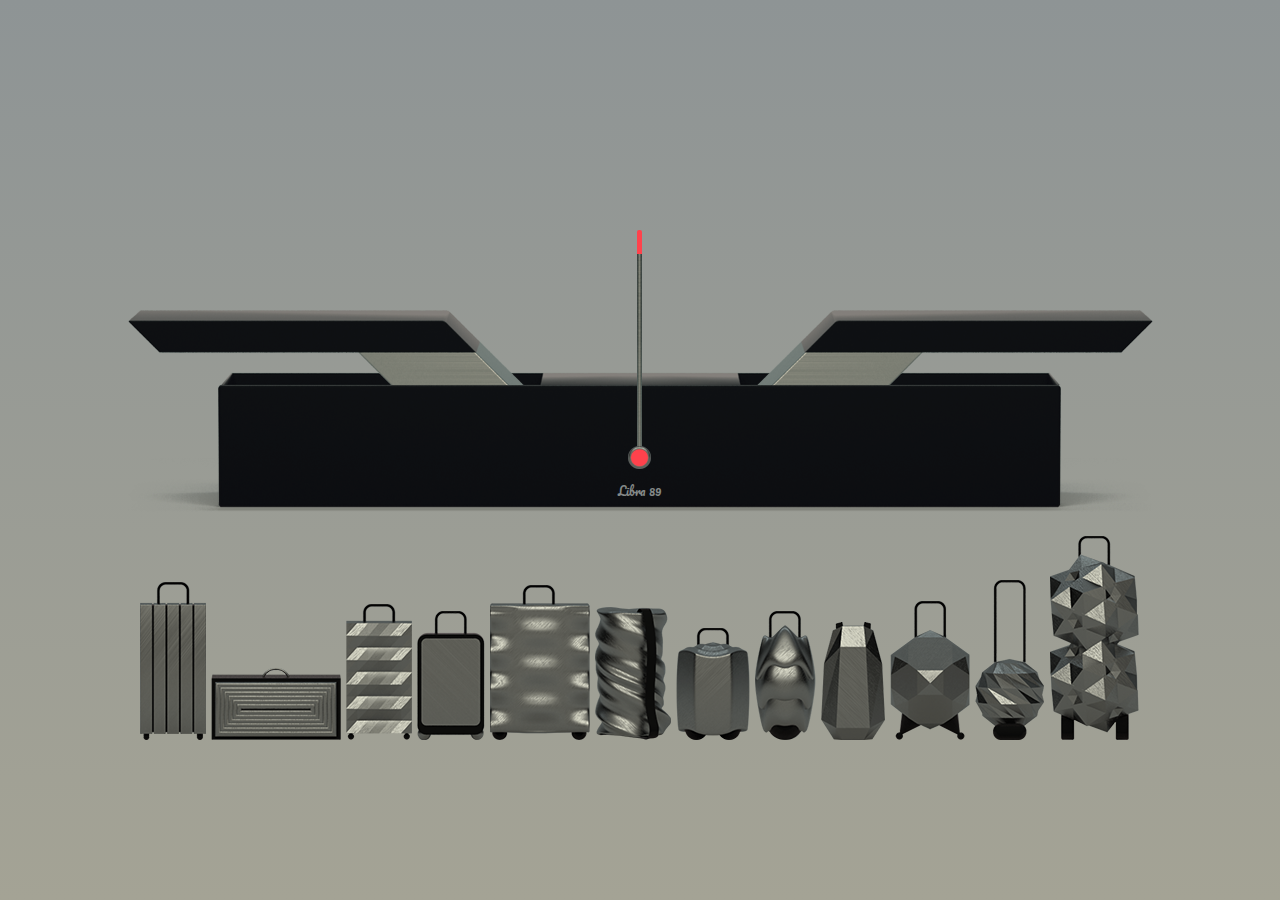
<file: libra/index.html>
<!doctype html><html><head><meta charset="utf-8"><meta name="description" content=""><meta name="viewport" content="width=device-width,initial-scale=1"><title>Libra</title><link rel="apple-touch-icon" href="apple-touch-icon.png"><link rel="stylesheet" href="styles/main.css"></head><body><!--[if IE]><p class="browserupgrade">You are using an <strong>outdated</strong> browser. Please <a href="http://browsehappy.com/">upgrade your browser</a> to improve your experience.</p><![endif]--><div class="app"><div class="libra-parts"><div class="libra-part-back"></div><div class="libra-part-platform libra-part-platform-left"><div class="libra-trigger lt-left"><div class="drag-system-trigger dst-left" hidden></div></div></div><div class="libra-part-platform libra-part-platform-right"><div class="libra-trigger lt-right"><div class="drag-system-trigger dst-right" hidden></div></div></div><div class="libra-part-front"></div><div class="libra-part-arrow"><div class="libra-part-arrow-lightmark"></div></div><div class="libra-part-axis"><div class="libra-part-axis-green"></div></div><div class="libra-logo">Libra 89</div></div><div class="bags"><div data-weight="" class="bag bag-01"></div><div data-weight="" class="bag bag-02"></div><div data-weight="" class="bag bag-03"></div><div data-weight="" class="bag bag-04"></div><div data-weight="" class="bag bag-05"></div><div data-weight="" class="bag bag-06"></div><div data-weight="" class="bag bag-07"></div><div data-weight="" class="bag bag-08"></div><div data-weight="" class="bag bag-09"></div><div data-weight="" class="bag bag-10"></div><div data-weight="" class="bag bag-11"></div><div data-weight="" class="bag bag-12"></div></div></div><script src="scripts/main.js"></script></body></html>
</file>
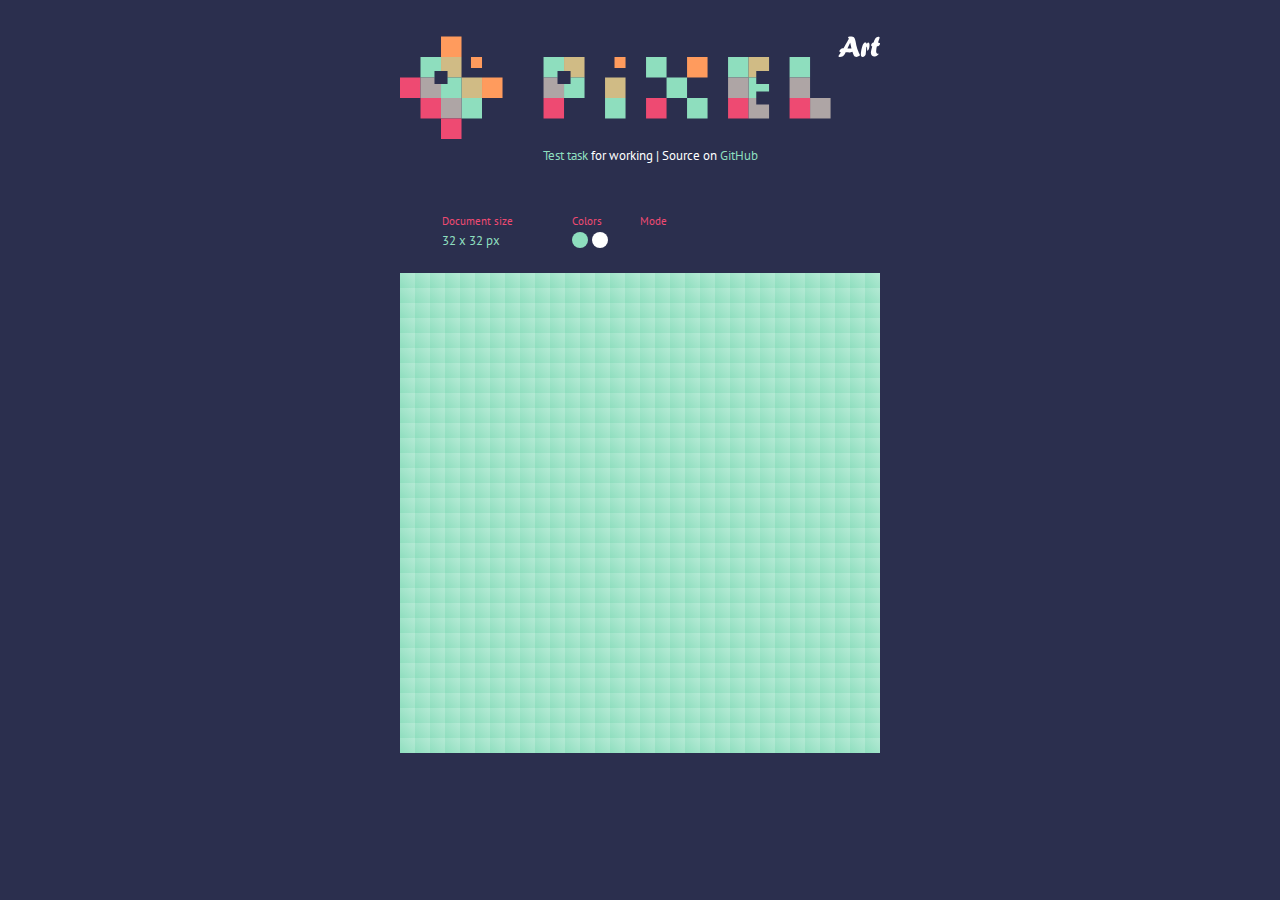
<file: pixelart/index.html>
<!doctype html><html lang="ru"><head><meta charset="utf-8"><meta name="description" content="pixelart editor / test task for work"><meta name="viewport" content="width=device-width,initial-scale=1"><title>pixelart app</title><link rel="stylesheet" href="styles/main.css"><link rel="stylesheet" href="https://i.icomoon.io/public/temp/2e23ea0788/pixelapp/style.css"></head><body><!--[if IE]><p class="browserupgrade">You are using an <strong>outdated</strong> browser. Please <a href="http://browsehappy.com/">upgrade your browser</a> to improve your experience.</p><![endif]--><div class="pixel-app"><div class="pa-header"><img src="images/logo.svg" width="480" height="103"><h1 class="pa-annotation"><a href="https://drive.google.com/open?id=0Bw8ZDwXQQfWyWlhyMk41Uldhd3c" target="_blank" class="pa-link">Test task</a> for working | Source on <a href="https://github.com/rrayd/pixelart" target="_blank" class="pa-link">GitHub</a></h1></div><div class="pa-panel"><div class="pa-new pa-control-block"><div class="pa-cnt-body"><div class="pa-cnt-header"></div><div id="pa-new" class="pa-control"><span class="icon-file-o"></span> <span class="pa-helper">Create new</span></div></div></div>&nbsp;<div class="pa-size pa-control-block"><div class="pa-cnt-body"><div class="pa-cnt-header">Document size</div><div class="pa-cnt-content"><span id="pa-ui-factor"></span></div><div class="pa-cnt-controls"><div id="pa-size-down" class="pa-control"><span class="icon-minus-circle"></span> <span class="pa-helper">Reduce</span></div>&nbsp;<div id="pa-size-up" class="pa-control"><span class="icon-plus-circle"></span> <span class="pa-helper">Enlarge</span></div></div></div></div><div class="pa-color pa-control-block"><div class="pa-cnt-body"><div class="pa-cnt-header">Colors</div><div class="pa-cnt-controls"><div class="pa-control"><span id="pa-color-backgound" class="pa-colorpicker"></span><span class="pa-helper">Background</span></div>&nbsp;<div class="pa-control"><span id="pa-color-painting" class="pa-colorpicker"></span> <span class="pa-helper">Brush</span></div></div></div></div><div class="pa-mode pa-control-block"><div class="pa-cnt-body"><div class="pa-cnt-header">Mode</div><div class="pa-cnt-controls"><div id="pa-brush" class="pa-control"><span class="icon-paint-brush"></span> <span class="pa-helper">Brush</span></div>&nbsp;<div id="pa-eraser" class="pa-control"><span class="icon-eraser"></span> <span class="pa-helper">Eraser</span></div></div></div></div><div class="pa-rotator pa-control-block"><div class="pa-cnt-body"><div class="pa-cnt-header"></div><div class="pa-cnt-controls"><div id="pa-rotate-left" class="pa-control"><span class="icon-rotate-left"></span> <span class="pa-helper">To left</span></div>&nbsp;<div id="pa-rotate-right" class="pa-control"><span class="icon-repeat"></span> <span class="pa-helper">To right</span></div></div></div></div></div><div id="pa-drawing"></div><div class="pa-complete"><div class="pa-timer"></div><div class="pa-save"></div></div></div><script src="scripts/main.js"></script></body></html>
</file>
<file: libra/styles/main.css>
@import url("https://fonts.googleapis.com/css?family=Pacifico");.browserupgrade{margin:.2em 0;background:#ccc;color:#000;padding:.2em 0}html{width:100%;height:100%;background-image:-owg-linear-gradient(#8e9495,#a4a395);background-image:-webkit-linear-gradient(#8e9495,#a4a395);background-image:linear-gradient(#8e9495,#a4a395)}body,html{margin:0;padding:0}.app{margin:0 auto;width:1024px}.libra-parts{position:relative;width:1024px;height:310px;margin-top:206px}.libra-part-back{position:absolute;left:50%;top:166px;margin-left:-420px;width:841px;height:13px;background:url(../images/libra-part-back.png) no-repeat}.libra-part-front{position:absolute;left:50%;top:179px;margin-left:-512px;width:1024px;height:138px;background:url(../images/libra-part-front.png) no-repeat}.libra-part-platform{-webkit-transition:all .3s ease-in-out;transition:all .3s ease-in-out}.libra-part-platform-left{margin-left:-512px;background:url(../images/libra-part-platform-left.png) no-repeat}.libra-part-platform-left,.libra-part-platform-right{position:absolute;left:50%;top:104px;width:414px;height:105px}.libra-part-platform-right{margin-left:99px;background:url(../images/libra-part-platform-right.png) no-repeat}.libra-part-axis{position:absolute;left:50%;top:240px;margin-left:-12px;width:24px;height:24px;background:url(../images/libra-part-axis-red.png) no-repeat}.libra-part-axis-green{width:24px;height:24px;background:url(../images/libra-part-axis-green.png) no-repeat;opacity:0}.libra-part-arrow{position:absolute;left:50%;top:24px;margin-left:-4px;width:6px;height:228px;background:url(../images/libra-part-arrow.png) no-repeat bottom;-webkit-transform:rotate(0deg);transform:rotate(0deg);-webkit-transform-origin:0 100%;transform-origin:0 100%;-webkit-transition:all .3s ease-in-out;transition:all .3s ease-in-out}.libra-part-arrow-lightmark{margin-left:1px;width:5px;height:24px;background:#ff424c;border-radius:2px 2px 0 0}.libra-logo{position:absolute;left:50%;top:274px;width:44px;height:21px;margin-left:-22px;color:#838887;font-family:Pacifico,cursive;font-size:9pt}.bags{position:relative;width:1000px;height:204px;left:50%;margin-left:-500px;margin-top:20px}.bag{position:absolute;bottom:0;background:url(../images/bags-sprite.png) no-repeat top;cursor:move}.bag-01{width:66px;height:158px;background-position:0 0}.bag-02{left:71px;width:130px;height:72px;background-position:-71px 0}.bag-03{left:206px;width:66px;height:136px;background-position:-206px 0}.bag-04{left:277px;width:68px;height:129px;background-position:-277px 0}.bag-05{left:350px;width:100px;height:155px;background-position:-350px 0}.bag-06{left:455px;width:76px;height:133px;background-position:-455px 0}.bag-07{left:536px;width:74px;height:112px;background-position:-536px 0}.bag-08{left:615px;width:61px;height:129px;background-position:-615px 0}.bag-09{left:681px;width:64px;height:118px;background-position:-681px 0}.bag-10{left:750px;width:80px;height:139px;background-position:-750px 0}.bag-11{left:835px;width:69px;height:160px;background-position:-835px 0}.bag-12{left:910px;width:89px;height:204px;background-position:-910px 0}.libra-trigger{position:relative;width:271px;height:426px;margin-top:-420px}.lt-left{margin-left:28px}.lt-right{margin-left:115px}.drag-system-trigger{position:absolute;width:100%;height:100%;z-index:9001;background:red;opacity:0}.animated-bag{-webkit-transition:all .3s ease-in-out;transition:all .3s ease-in-out}
</file>
<file: pixelart/styles/main.css>
@import url("https://fonts.googleapis.com/css?family=PT+Sans");.browserupgrade{margin:.2em 0;background:#ccc;color:#000;padding:.2em 0}body{margin:0;padding:0;background-color:#2b2f4e;font-family:PT Sans,sans-serif;color:#fff}.pixel-app{margin:0 auto;padding-top:36px;width:480px}.pa-link{color:#8edebe;text-decoration:none}.pa-link:hover{text-decoration:underline}.pa-header{position:relative}.pa-annotation{position:absolute;left:143px;bottom:-30px;font-size:10pt;font-weight:400}#pa-drawing{width:480px;height:auto;line-height:12px}.pa-db{display:block;display:inline;float:left;background-image:-owg-linear-gradient(45deg,#8edebe,#b5ead5);background-image:-webkit-linear-gradient(45deg,#8edebe,#b5ead5);background-image:linear-gradient(45deg,#8edebe,#b5ead5)}.pa-panel{position:relative;margin-top:71px;margin-bottom:21px}.pa-control{display:inline-block;position:relative;color:#8edebe;cursor:pointer}.pa-control:hover{color:#b5ead5}.pa-control:hover .pa-helper{top:-38px;left:-6px;opacity:1}.pa-helper{top:-25px;left:-9999px;padding:5px 10px;font-size:10pt;font-weight:700;color:#2b2f4e;opacity:0;white-space:nowrap;-webkit-transition:top .3s ease,opacity .3s ease;transition:top .3s ease,opacity .3s ease;border-radius:2px}.pa-helper,.pa-helper:before{position:absolute;background-color:#b5ead5}.pa-helper:before{display:block;content:" ";top:22px;left:8px;width:11px;height:11px;-webkit-transform:rotate(45deg);transform:rotate(45deg)}.pa-cnt-header{margin-bottom:3px;font-size:8pt;color:#ee4a72}.pa-cnt-content{font-size:10pt}.pa-cnt-content,.pa-cnt-controls{display:inline-block;vertical-align:top}.pa-control-block{display:inline-block;color:#8edebe}.pa-new{width:38px}.pa-size{width:130px}#pa-ui-factor{display:inline-block;width:66px}.pa-color{width:68px}.pa-colorpicker{display:inline-block;margin-top:1px;width:16px;height:16px;border-radius:8px}.pa-mode{width:45px}.pa-rotator{position:absolute;right:0;bottom:0}
</file>
